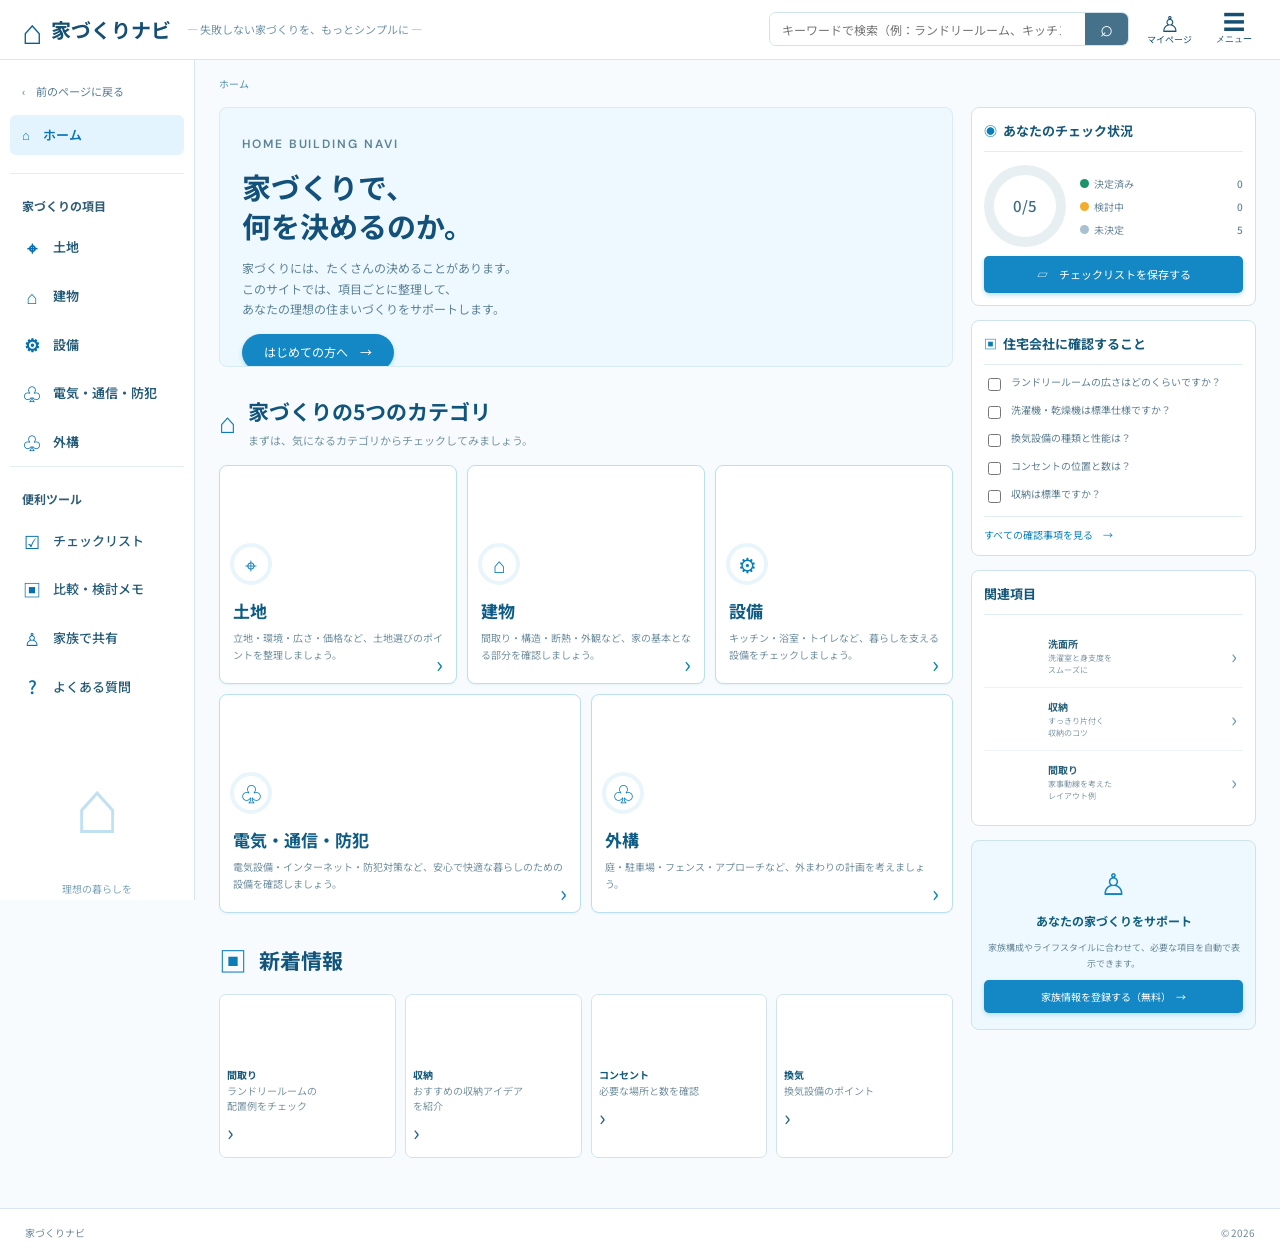
<file: index.html>
<!doctype html>
<html lang="ja">
<head>
<meta charset="UTF-8">
<meta name="viewport" content="width=device-width,initial-scale=1">
<meta name="description" content="家づくりで何を決めるのかを、土地・建物・設備・電気通信防犯・外構の5つから整理する家づくりナビ。">
<title>家づくりナビ｜失敗しない家づくりを、もっとシンプルに</title>
<link rel="stylesheet" href="styles.css">
</head>
<body>
<header class="topbar">
  <div class="top-inner">
    <a class="brand" href="./"><span class="brand-mark">⌂</span><strong>家づくりナビ</strong><span class="tagline">― 失敗しない家づくりを、もっとシンプルに ―</span></a>
    <div class="top-actions">
      <label class="search"><input type="search" placeholder="キーワードで検索（例：ランドリールーム、キッチンなど）"><button aria-label="検索">⌕</button></label>
      <a href="#mypage" class="top-icon"><span>♙</span><small>マイページ</small></a>
      <button class="top-icon menu"><span>☰</span><small>メニュー</small></button>
    </div>
  </div>
</header>

<div class="layout">
<aside class="sidebar">
  <a class="back" href="#top">‹　前のページに戻る</a>
  <div class="side-home">⌂　ホーム</div>
  <div class="side-title">家づくりの項目</div>
  <nav class="side-nav">
    <a href="#categories"><span>⌖</span>土地</a>
    <a href="#categories"><span>⌂</span>建物</a>
    <a href="#categories"><span>⚙</span>設備</a>
    <a href="#categories"><span>♧</span>電気・通信・防犯</a>
    <a href="#categories"><span>♧</span>外構</a>
  </nav>
  <div class="side-title">便利ツール</div>
  <nav class="side-nav tools">
    <a href="#checklist"><span>☑</span>チェックリスト</a>
    <a href="#notes"><span>▣</span>比較・検討メモ</a>
    <a href="#family"><span>♙</span>家族で共有</a>
    <a href="#faq"><span>?</span>よくある質問</a>
  </nav>
  <div class="side-illustration">⌂<br><small>理想の暮らしを<br>一緒に見つけましょう</small></div>
</aside>

<main class="main" id="top">
  <div class="breadcrumb">ホーム</div>
  <div class="content-grid">
    <section class="primary">
      <div class="hero-card">
        <div class="hero-copy">
          <p class="eyebrow">HOME BUILDING NAVI</p>
          <h1>家づくりで、<br>何を決めるのか。</h1>
          <p>家づくりには、たくさんの決めることがあります。<br>このサイトでは、項目ごとに整理して、<br>あなたの理想の住まいづくりをサポートします。</p>
          <a class="primary-btn" href="#categories">はじめての方へ　→</a>
        </div>
        <div class="hero-photo"></div>
      </div>

      <section id="categories" class="category-section">
        <div class="section-title">
          <span class="section-icon">⌂</span>
          <div><h2>家づくりの5つのカテゴリ</h2><p>まずは、気になるカテゴリからチェックしてみましょう。</p></div>
        </div>
        <div id="category-grid" class="category-grid"></div>
      </section>

      <section class="news-section">
        <div class="section-title compact"><span class="book">▣</span><div><h2>新着情報</h2></div></div>
        <div class="news-grid">
          <a class="news-card" href="#notes"><div class="thumb floorplan"></div><b>間取り</b><span>ランドリールームの<br>配置例をチェック</span>›</a>
          <a class="news-card" href="#notes"><div class="thumb storage"></div><b>収納</b><span>おすすめの収納アイデア<br>を紹介</span>›</a>
          <a class="news-card" href="#notes"><div class="thumb outlet"></div><b>コンセント</b><span>必要な場所と数を確認</span>›</a>
          <a class="news-card" href="#notes"><div class="thumb vent"></div><b>換気</b><span>換気設備のポイント</span>›</a>
        </div>
      </section>
    </section>

    <aside class="rightbar">
      <section class="panel progress-panel">
        <div class="panel-title"><span>◉</span>あなたのチェック状況</div>
        <div class="progress-row"><div class="donut"><strong>0/5</strong></div><ul><li><i class="green"></i>決定済み <b>0</b></li><li><i class="orange"></i>検討中 <b>0</b></li><li><i class="gray"></i>未決定 <b>5</b></li></ul></div>
        <a class="panel-btn" href="#checklist">▱　チェックリストを保存する</a>
      </section>

      <section class="panel" id="checklist">
        <div class="panel-title"><span>▣</span>住宅会社に確認すること</div>
        <label class="check"><input type="checkbox">ランドリールームの広さはどのくらいですか？</label>
        <label class="check"><input type="checkbox">洗濯機・乾燥機は標準仕様ですか？</label>
        <label class="check"><input type="checkbox">換気設備の種類と性能は？</label>
        <label class="check"><input type="checkbox">コンセントの位置と数は？</label>
        <label class="check"><input type="checkbox">収納は標準ですか？</label>
        <a class="more" href="#checklist">すべての確認事項を見る　→</a>
      </section>

      <section class="panel related">
        <div class="panel-title">関連項目</div>
        <a href="#categories"><div class="related-img bath"></div><div><b>洗面所</b><span>洗濯室と身支度を<br>スムーズに</span></div><em>›</em></a>
        <a href="#categories"><div class="related-img storage"></div><div><b>収納</b><span>すっきり片付く<br>収納のコツ</span></div><em>›</em></a>
        <a href="#categories"><div class="related-img floorplan"></div><div><b>間取り</b><span>家事動線を考えた<br>レイアウト例</span></div><em>›</em></a>
      </section>

      <section class="support" id="family">
        <div class="support-icon">♙</div>
        <h3>あなたの家づくりをサポート</h3>
        <p>家族構成やライフスタイルに合わせて、必要な項目を自動で表示できます。</p>
        <a href="#family">家族情報を登録する（無料）　→</a>
      </section>
    </aside>
  </div>
</main>
</div>
<footer><div>家づくりナビ</div><div>© 2026</div></footer>
<script src="script.js"></script>
</body>
</html>
</file>
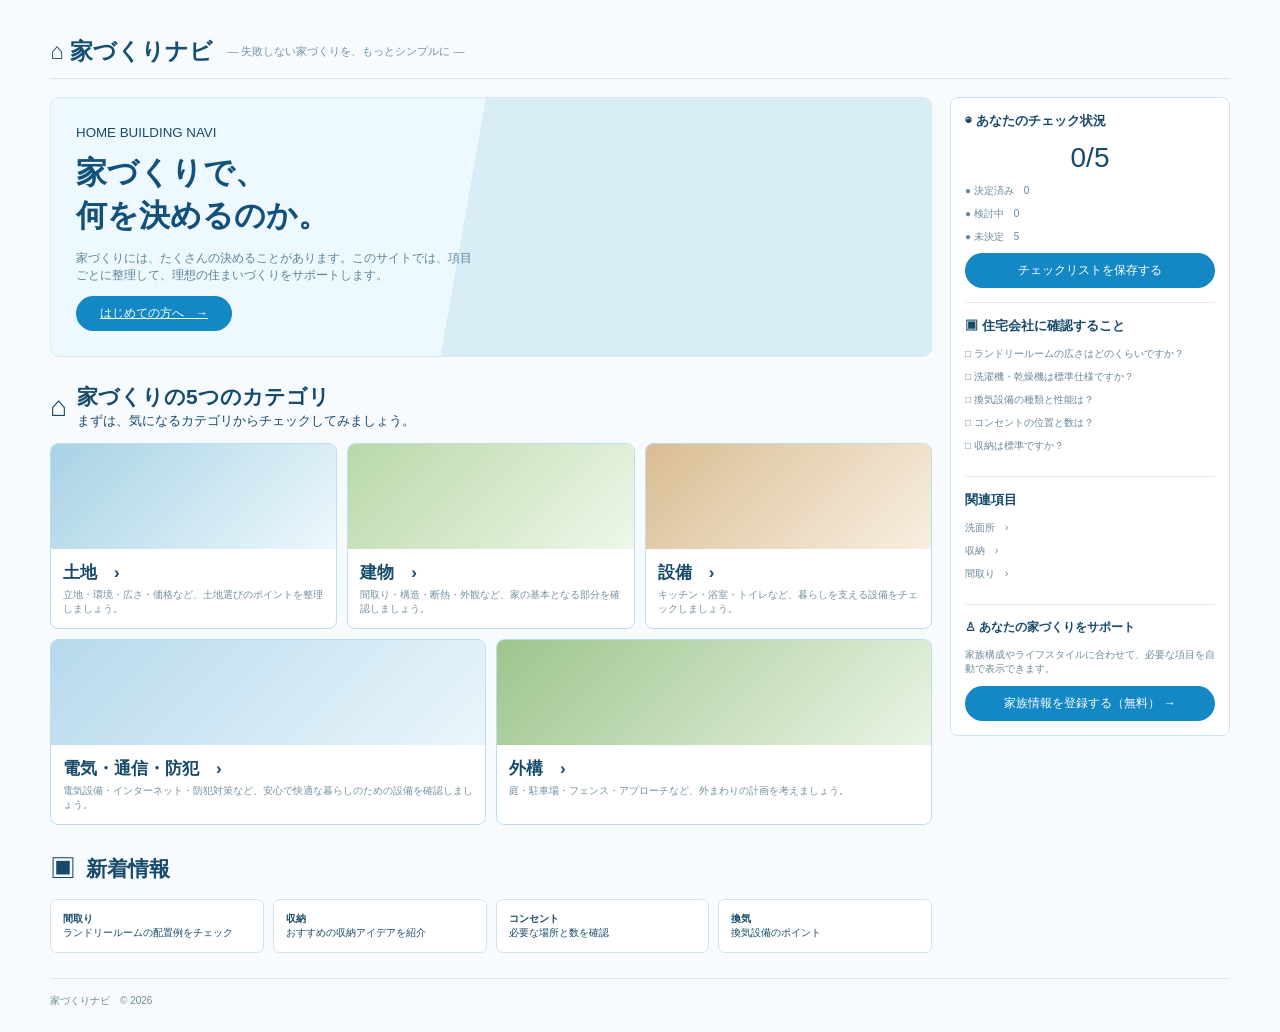
<file: vercel-import.html>
<!doctype html><html lang="ja"><head><meta charset="utf-8"><meta name="viewport" content="width=device-width,initial-scale=1"><title>家づくりナビ</title><style>body{margin:0;background:#f7fbfd;color:#174a6b;font-family:Arial,'Noto Sans JP',sans-serif}.wrap{max-width:1180px;margin:auto;padding:24px}.head{height:54px;display:flex;align-items:center;border-bottom:1px solid #d6e7f1}.brand{font-size:23px;font-weight:700;color:#164f72}.tag{font-size:11px;color:#6e93aa;margin-left:14px}.grid{display:grid;grid-template-columns:1fr 280px;gap:18px;margin-top:18px}.hero{height:260px;border:1px solid #d9ebf5;border-radius:9px;background:linear-gradient(100deg,#eef9ff 0 47%,#d9edf7 47% 100%);padding:25px;box-sizing:border-box}.hero h1{font-size:31px;line-height:1.4;margin:10px 0;color:#14517a}.hero p{font-size:12px;color:#5d8298}.btn{display:inline-block;background:#1388c5;color:#fff;padding:9px 24px;border-radius:20px;font-size:12px}.title{display:flex;align-items:center;gap:10px;margin:26px 0 13px}.title h2{font-size:21px;margin:0}.cards{display:grid;grid-template-columns:repeat(6,1fr);gap:10px}.card{grid-column:span 2;background:#fff;border:1px solid #bcdff0;border-radius:8px;overflow:hidden}.card.wide{grid-column:span 3}.pic{height:105px;background:linear-gradient(135deg,#a8d2e5,#edf8fc)}.card:nth-child(2) .pic{background:linear-gradient(135deg,#b9d8a9,#eff7e9)}.card:nth-child(3) .pic{background:linear-gradient(135deg,#d9bd93,#f8efe1)}.card:nth-child(4) .pic{background:linear-gradient(135deg,#b7d9ed,#eaf6fb)}.card:nth-child(5) .pic{background:linear-gradient(135deg,#9ec58e,#eaf4e4)}.body{padding:12px}.body h3{margin:0 0 4px;font-size:17px}.body p{font-size:10px;color:#7190a0;margin:0}.side{background:#fff;border:1px solid #cfe3ed;border-radius:8px;padding:14px;height:max-content}.panel{border-bottom:1px solid #e1edf3;padding-bottom:14px;margin-bottom:14px}.panel h3{font-size:13px;margin:0 0 12px}.row{font-size:10px;color:#68879a;margin:9px 0}.news{display:grid;grid-template-columns:repeat(4,1fr);gap:9px}.news div{background:#fff;border:1px solid #cfe4ee;border-radius:7px;padding:12px;font-size:10px}.foot{margin-top:25px;border-top:1px solid #d6e7f1;padding-top:15px;color:#6e8a99;font-size:10px}@media(max-width:800px){.grid{grid-template-columns:1fr}.cards{grid-template-columns:1fr 1fr}.card,.card.wide{grid-column:span 1}.news{grid-template-columns:1fr 1fr}}@media(max-width:520px){.cards{grid-template-columns:1fr}.grid{display:block}.hero{height:auto}.news{grid-template-columns:1fr}}</style></head><body><div class="wrap"><header class="head"><div class="brand">⌂ 家づくりナビ</div><div class="tag">― 失敗しない家づくりを、もっとシンプルに ―</div></header><main class="grid"><section><div class="hero"><div style="max-width:48%"><small>HOME BUILDING NAVI</small><h1>家づくりで、<br>何を決めるのか。</h1><p>家づくりには、たくさんの決めることがあります。このサイトでは、項目ごとに整理して、理想の住まいづくりをサポートします。</p><a class="btn" href="#categories">はじめての方へ　→</a></div></div><div class="title" id="categories"><span style="font-size:28px">⌂</span><div><h2>家づくりの5つのカテゴリ</h2><small>まずは、気になるカテゴリからチェックしてみましょう。</small></div></div><div class="cards"><article class="card"><div class="pic"></div><div class="body"><h3>土地　›</h3><p>立地・環境・広さ・価格など、土地選びのポイントを整理しましょう。</p></div></article><article class="card"><div class="pic"></div><div class="body"><h3>建物　›</h3><p>間取り・構造・断熱・外観など、家の基本となる部分を確認しましょう。</p></div></article><article class="card"><div class="pic"></div><div class="body"><h3>設備　›</h3><p>キッチン・浴室・トイレなど、暮らしを支える設備をチェックしましょう。</p></div></article><article class="card wide"><div class="pic"></div><div class="body"><h3>電気・通信・防犯　›</h3><p>電気設備・インターネット・防犯対策など、安心で快適な暮らしのための設備を確認しましょう。</p></div></article><article class="card wide"><div class="pic"></div><div class="body"><h3>外構　›</h3><p>庭・駐車場・フェンス・アプローチなど、外まわりの計画を考えましょう。</p></div></article></div><div class="title"><span style="font-size:26px">▣</span><h2>新着情報</h2></div><div class="news"><div><b>間取り</b><br>ランドリールームの配置例をチェック</div><div><b>収納</b><br>おすすめの収納アイデアを紹介</div><div><b>コンセント</b><br>必要な場所と数を確認</div><div><b>換気</b><br>換気設備のポイント</div></div></section><aside class="side"><div class="panel"><h3>◉ あなたのチェック状況</h3><div style="font-size:28px;text-align:center;margin:10px">0/5</div><div class="row">● 決定済み　0</div><div class="row">● 検討中　0</div><div class="row">● 未決定　5</div><a class="btn" style="width:100%;box-sizing:border-box;text-align:center">チェックリストを保存する</a></div><div class="panel"><h3>▣ 住宅会社に確認すること</h3><div class="row">□ ランドリールームの広さはどのくらいですか？</div><div class="row">□ 洗濯機・乾燥機は標準仕様ですか？</div><div class="row">□ 換気設備の種類と性能は？</div><div class="row">□ コンセントの位置と数は？</div><div class="row">□ 収納は標準ですか？</div></div><div class="panel"><h3>関連項目</h3><div class="row">洗面所　›</div><div class="row">収納　›</div><div class="row">間取り　›</div></div><h3 style="font-size:12px">♙ あなたの家づくりをサポート</h3><p style="font-size:10px;color:#6b899a">家族構成やライフスタイルに合わせて、必要な項目を自動で表示できます。</p><a class="btn" style="width:100%;box-sizing:border-box;text-align:center">家族情報を登録する（無料） →</a></aside></main><footer class="foot">家づくりナビ　© 2026</footer></div></body></html>
</file>
<file: styles.css>
@import url('https://fonts.googleapis.com/css2?family=DM+Sans:wght@500;600;700&family=Noto+Sans+JP:wght@400;500;600;700&display=swap');
:root{--blue:#087bbd;--blue2:#eaf7ff;--line:#d6e7f1;--text:#174a6b;--muted:#6d8797;--bg:#f7fbfd;--green:#18865f;--orange:#f2a522}
*{box-sizing:border-box}html{scroll-behavior:smooth}body{margin:0;background:var(--bg);color:var(--text);font-family:"Noto Sans JP",sans-serif;line-height:1.7}.topbar{height:60px;background:#fff;border-bottom:1px solid var(--line);position:sticky;top:0;z-index:20}.top-inner{height:100%;max-width:1500px;margin:auto;padding:0 22px;display:flex;align-items:center;justify-content:space-between}.brand{display:flex;align-items:center;gap:8px;color:#164f72;text-decoration:none;white-space:nowrap}.brand-mark{font-size:34px;line-height:1;color:#075e92}.brand strong{font-size:20px}.tagline{font-size:11px;color:#6e93aa;margin-left:8px}.top-actions{display:flex;align-items:center;gap:18px}.search{height:34px;width:360px;display:flex;border:1px solid #cfe2ed;border-radius:7px;overflow:hidden;background:#fff}.search input{border:0;outline:0;flex:1;padding:0 12px;font:12px "Noto Sans JP";color:var(--text)}.search button{width:43px;border:0;background:#46718a;color:#fff;font-size:22px}.top-icon{border:0;background:none;color:#164f72;text-decoration:none;display:flex;flex-direction:column;align-items:center;gap:0;cursor:pointer}.top-icon span{font-size:22px;line-height:20px}.top-icon small{font-size:9px}.layout{display:grid;grid-template-columns:195px 1fr;min-height:calc(100vh - 60px)}.sidebar{background:#fff;border-right:1px solid var(--line);padding:18px 10px 30px;position:sticky;top:60px;height:calc(100vh - 60px);overflow:auto}.back{font-size:11px;color:#547b91;text-decoration:none;padding:4px 12px;display:block;margin-bottom:10px}.side-home,.side-nav a{display:flex;align-items:center;gap:11px;border-radius:6px;padding:9px 12px;color:#245b78;text-decoration:none;font-size:13px;font-weight:600}.side-home{background:#e4f4ff;color:#0876b7;margin-bottom:18px}.side-title{border-top:1px solid #e1edf3;padding:22px 12px 7px;font-size:12px;font-weight:700;color:#315e76}.side-nav a:hover{background:#edf8fd}.side-nav span{width:20px;text-align:center;font-size:18px;color:#086fae}.tools a{font-weight:500}.side-illustration{text-align:center;color:#c1e1f2;font-size:75px;line-height:.8;margin-top:60px}.side-illustration small{font-size:10px;line-height:1.7;color:#7aa4ba}.main{padding:0 24px 50px;max-width:1320px;width:100%;margin:auto}.breadcrumb{font-size:10px;color:#5790ae;padding:15px 0}.content-grid{display:grid;grid-template-columns:minmax(0,1fr) 285px;gap:18px}.hero-card{height:260px;background:#eef9ff;border:1px solid #d9ebf5;border-radius:8px;overflow:hidden;display:grid;grid-template-columns:1fr 1.05fr}.hero-copy{padding:28px 22px 20px}.eyebrow{font:600 10px "DM Sans";letter-spacing:.16em;color:#3987ad;margin:0 0 8px}.hero-copy h1{font-size:29px;line-height:1.35;margin:0 0 13px;color:#14517a}.hero-copy p{font-size:12px;color:#5d8298;margin:0 0 15px}.primary-btn,.panel-btn,.support a{display:inline-block;background:#1388c5;color:#fff;border-radius:20px;text-decoration:none;padding:8px 22px;font-size:12px;box-shadow:0 2px 5px #b8dceb}.hero-photo{background:url("https://images.unsplash.com/photo-1600607687939-ce8a6c25118c?auto=format&fit=crop&w=900&q=85") center/cover}.category-section{padding-top:27px}.section-title{display:flex;align-items:center;gap:12px;margin-bottom:16px}.section-title h2{font-size:21px;margin:0;color:#12557c}.section-title p{font-size:11px;color:#7693a2;margin:1px 0 0}.section-icon,.book{font-size:28px;color:#0c7cb7}.category-grid{display:grid;grid-template-columns:repeat(6,1fr);gap:10px}.category-card{background:#fff;border:1px solid #bcdff0;border-radius:8px;overflow:hidden;text-decoration:none;color:var(--text);grid-column:span 2;box-shadow:0 1px 2px #e7f1f6;transition:.18s}.category-card:nth-child(4),.category-card:nth-child(5){grid-column:span 3}.category-card:hover{transform:translateY(-2px);box-shadow:0 6px 16px #d7eaf3}.cat-img{height:105px;background-position:center;background-size:cover}.cat-body{padding:9px 13px 13px;position:relative}.cat-icon{width:42px;height:42px;border-radius:50%;background:#fff;border:4px solid #e8f5fb;display:grid;place-items:center;color:#087dbb;font-size:21px;position:absolute;top:-28px;left:10px}.cat-body h3{font-size:17px;margin:17px 0 3px;color:#0e5c85}.cat-body p{font-size:10px;color:#7190a0;margin:0}.cat-arrow{float:right;color:#0882bd;font-size:23px;margin-top:-19px}.land{background-image:url("https://images.unsplash.com/photo-1500382017468-9049fed747ef?auto=format&fit=crop&w=800&q=80")}.building{background-image:url("https://images.unsplash.com/photo-1600585154340-be6161a56a0c?auto=format&fit=crop&w=800&q=80")}.kitchen{background-image:url("https://images.unsplash.com/photo-1556911220-bff31c812dba?auto=format&fit=crop&w=800&q=80")}.solar{background-image:url("https://images.unsplash.com/photo-1509391366360-2e959784a276?auto=format&fit=crop&w=900&q=80")}.garden{background-image:url("https://images.unsplash.com/photo-1558904541-efa843a96f01?auto=format&fit=crop&w=900&q=80")}.news-section{padding-top:24px}.section-title.compact{margin-bottom:9px}.news-grid{display:grid;grid-template-columns:repeat(4,1fr);gap:9px}.news-card{background:#fff;border:1px solid #cfe4ee;border-radius:7px;padding:7px;text-decoration:none;color:#27627f;font-size:10px;position:relative}.news-card .thumb{height:58px;border-radius:4px;margin-bottom:6px;background-position:center;background-size:cover}.news-card b{display:block;font-size:11px;color:#155a7f}.news-card span{display:block;color:#7893a1;line-height:1.5}.news-card{font-size:22px}.news-card b,.news-card span{font-size:10px}.floorplan{background-image:url("https://images.unsplash.com/photo-1505693416388-ac5ce068fe85?auto=format&fit=crop&w=500&q=80")}.storage{background-image:url("https://images.unsplash.com/photo-1616486338812-3dadae4b4ace?auto=format&fit=crop&w=500&q=80")}.outlet{background-image:url("https://images.unsplash.com/photo-1558008258-3256797b43f3?auto=format&fit=crop&w=500&q=80")}.vent{background-image:url("https://images.unsplash.com/photo-1621905252507-b35492cc74b4?auto=format&fit=crop&w=500&q=80")}.rightbar{display:flex;flex-direction:column;gap:14px}.panel,.support{background:#fff;border:1px solid #cfe3ed;border-radius:8px;padding:12px}.panel-title{font-size:13px;font-weight:700;color:#165879;border-bottom:1px solid #e1edf3;padding-bottom:9px;margin-bottom:10px}.panel-title span{color:#087db7;margin-right:6px}.progress-row{display:flex;align-items:center;gap:14px;padding:3px 0 9px}.donut{width:82px;height:82px;border-radius:50%;background:conic-gradient(#2597cf 0 0deg,#e7eff2 0 360deg);display:grid;place-items:center;position:relative;color:#3d6e88;font-size:15px}.donut:after{content:"";position:absolute;width:62px;height:62px;background:#fff;border-radius:50%}.donut strong{position:relative;z-index:1;font-weight:500}.progress-row ul{padding:0;margin:0;list-style:none;flex:1;font-size:10px;color:#68879a}.progress-row li{display:flex;align-items:center;gap:5px;margin:6px 0}.progress-row b{margin-left:auto;font-weight:500}.progress-row i{width:9px;height:9px;border-radius:50%}.green{background:#1b946b}.orange{background:#f4ac2d}.gray{background:#a9c1cf}.panel-btn{width:100%;text-align:center;border-radius:5px;font-size:11px;padding:9px 5px}.check{display:flex;gap:7px;font-size:10px;color:#5f8093;margin:9px 0;line-height:1.45}.check input{accent-color:#1187c2}.more{display:block;border-top:1px solid #e2edf2;margin-top:10px;padding-top:9px;color:#0c82bd;font-size:10px;text-decoration:none}.related>a{display:grid;grid-template-columns:57px 1fr 12px;gap:7px;align-items:center;padding:7px 0;border-bottom:1px solid #edf2f4;text-decoration:none;color:#28627c}.related>a:last-child{border-bottom:0}.related-img{height:48px;background-position:center;background-size:cover;border-radius:4px}.related b{display:block;font-size:10px}.related span{display:block;font-size:8px;color:#8199a6;line-height:1.5}.related em{font-style:normal;font-size:20px;color:#6e9ab0}.support{background:#edf9ff;text-align:center;padding:16px 12px}.support-icon{font-size:30px;color:#1285bc}.support h3{font-size:12px;margin:3px 0;color:#126082}.support p{font-size:9px;color:#6b899a;line-height:1.7}.support a{border-radius:5px;padding:8px 5px;width:100%;font-size:10px}footer{background:#fff;border-top:1px solid var(--line);padding:15px 25px;display:flex;justify-content:space-between;color:#6e8a99;font-size:10px}
@media(max-width:1100px){.tagline{display:none}.search{width:280px}.content-grid{grid-template-columns:1fr}.rightbar{display:grid;grid-template-columns:repeat(3,1fr)}.support{grid-column:span 1}.category-grid{grid-template-columns:repeat(6,1fr)}}
@media(max-width:800px){.layout{display:block}.sidebar{display:none}.topbar{height:auto}.top-inner{padding:8px 12px}.top-actions{gap:7px}.search{display:none}.main{padding:0 12px 30px}.hero-card{height:auto;grid-template-columns:1fr}.hero-photo{height:190px;order:-1}.hero-copy{padding:20px}.hero-copy h1{font-size:27px}.category-grid{grid-template-columns:1fr 1fr}.category-card,.category-card:nth-child(4),.category-card:nth-child(5){grid-column:span 1}.news-grid{grid-template-columns:1fr 1fr}.rightbar{display:block}.panel,.support{margin-bottom:12px}}
@media(max-width:480px){.brand strong{font-size:17px}.brand-mark{font-size:28px}.category-grid{grid-template-columns:1fr}.category-card,.category-card:nth-child(4),.category-card:nth-child(5){grid-column:span 1}.news-grid{grid-template-columns:1fr 1fr}.news-card .thumb{height:52px}}
</file>
